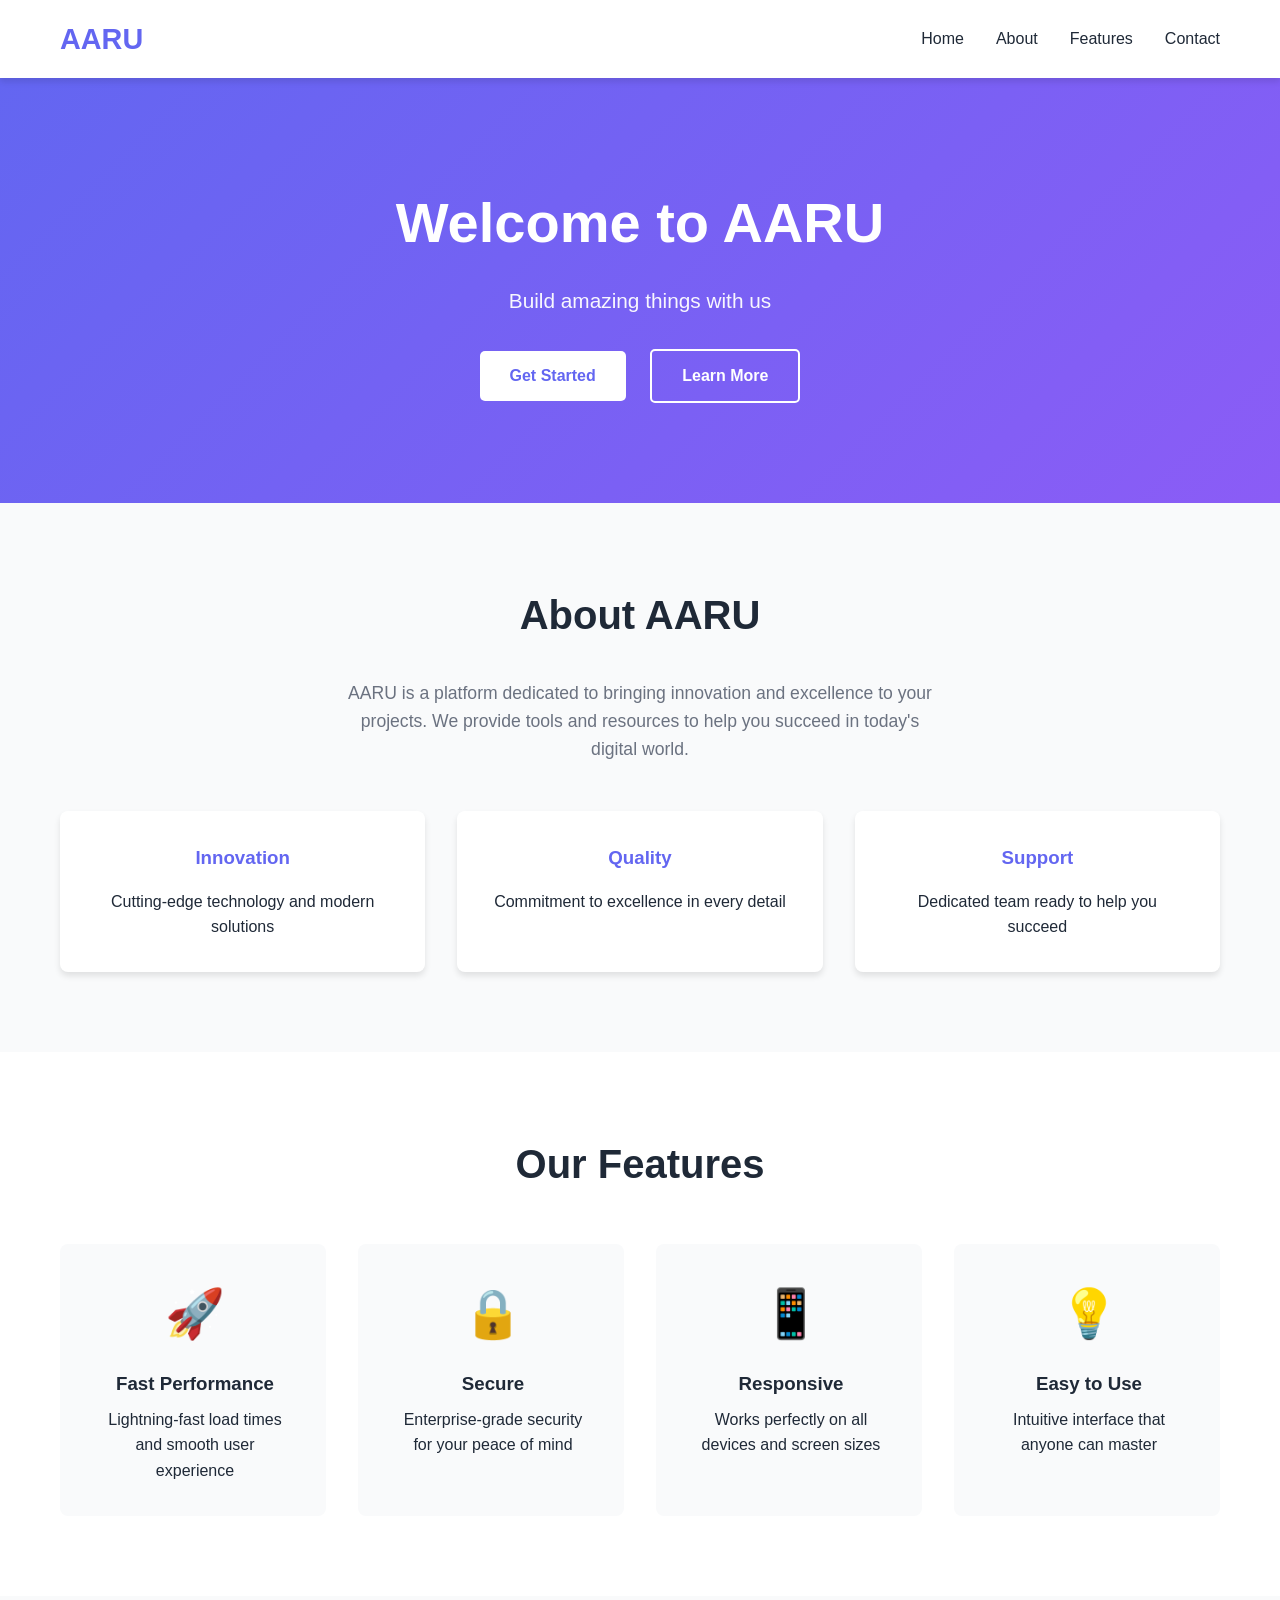
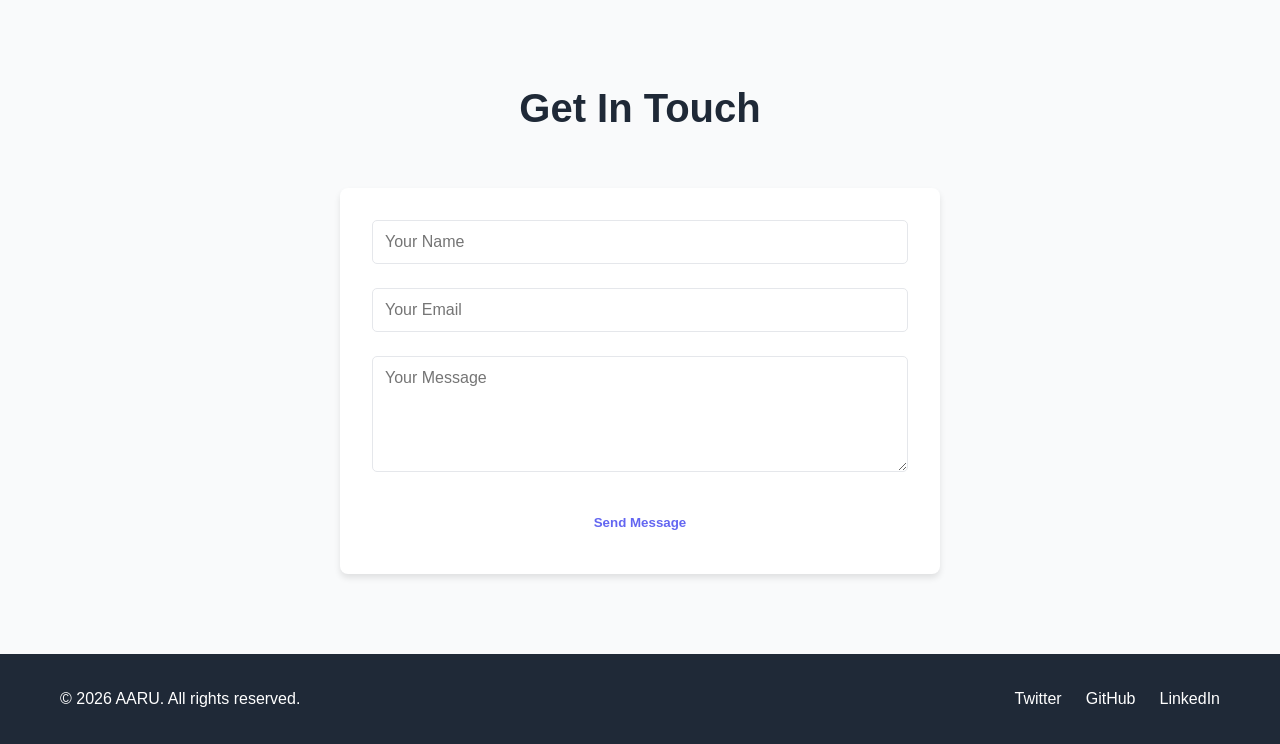
<file: index.html>
<!DOCTYPE html>
<html lang="en">
<head>
    <meta charset="UTF-8">
    <meta name="viewport" content="width=device-width, initial-scale=1.0">
    <title>AARU - Welcome</title>
    <link rel="stylesheet" href="styles.css">
</head>
<body>
    <!-- Navigation Bar -->
    <nav class="navbar">
        <div class="container">
            <div class="logo">AARU</div>
            <ul class="nav-links">
                <li><a href="#home">Home</a></li>
                <li><a href="#about">About</a></li>
                <li><a href="#features">Features</a></li>
                <li><a href="#contact">Contact</a></li>
            </ul>
            <div class="hamburger">
                <span></span>
                <span></span>
                <span></span>
            </div>
        </div>
    </nav>

    <!-- Hero Section -->
    <section id="home" class="hero">
        <div class="container">
            <div class="hero-content">
                <h1>Welcome to AARU</h1>
                <p>Build amazing things with us</p>
                <a href="#features" class="btn btn-primary">Get Started</a>
                <a href="#about" class="btn btn-secondary">Learn More</a>
            </div>
        </div>
    </section>

    <!-- About Section -->
    <section id="about" class="about">
        <div class="container">
            <h2>About AARU</h2>
            <p>AARU is a platform dedicated to bringing innovation and excellence to your projects. We provide tools and resources to help you succeed in today's digital world.</p>
            <div class="about-grid">
                <div class="about-card">
                    <h3>Innovation</h3>
                    <p>Cutting-edge technology and modern solutions</p>
                </div>
                <div class="about-card">
                    <h3>Quality</h3>
                    <p>Commitment to excellence in every detail</p>
                </div>
                <div class="about-card">
                    <h3>Support</h3>
                    <p>Dedicated team ready to help you succeed</p>
                </div>
            </div>
        </div>
    </section>

    <!-- Features Section -->
    <section id="features" class="features">
        <div class="container">
            <h2>Our Features</h2>
            <div class="features-grid">
                <div class="feature-card">
                    <div class="feature-icon">🚀</div>
                    <h3>Fast Performance</h3>
                    <p>Lightning-fast load times and smooth user experience</p>
                </div>
                <div class="feature-card">
                    <div class="feature-icon">🔒</div>
                    <h3>Secure</h3>
                    <p>Enterprise-grade security for your peace of mind</p>
                </div>
                <div class="feature-card">
                    <div class="feature-icon">📱</div>
                    <h3>Responsive</h3>
                    <p>Works perfectly on all devices and screen sizes</p>
                </div>
                <div class="feature-card">
                    <div class="feature-icon">💡</div>
                    <h3>Easy to Use</h3>
                    <p>Intuitive interface that anyone can master</p>
                </div>
            </div>
        </div>
    </section>

    <!-- Contact Section -->
    <section id="contact" class="contact">
        <div class="container">
            <h2>Get In Touch</h2>
            <form class="contact-form" id="contactForm">
                <div class="form-group">
                    <input type="text" placeholder="Your Name" required>
                </div>
                <div class="form-group">
                    <input type="email" placeholder="Your Email" required>
                </div>
                <div class="form-group">
                    <textarea placeholder="Your Message" rows="5" required></textarea>
                </div>
                <button type="submit" class="btn btn-primary">Send Message</button>
            </form>
        </div>
    </section>

    <!-- Footer -->
    <footer class="footer">
        <div class="container">
            <p>&copy; 2026 AARU. All rights reserved.</p>
            <div class="social-links">
                <a href="#">Twitter</a>
                <a href="#">GitHub</a>
                <a href="#">LinkedIn</a>
            </div>
        </div>
    </footer>

    <script src="script.js"></script>
</body>
</html>
</file>
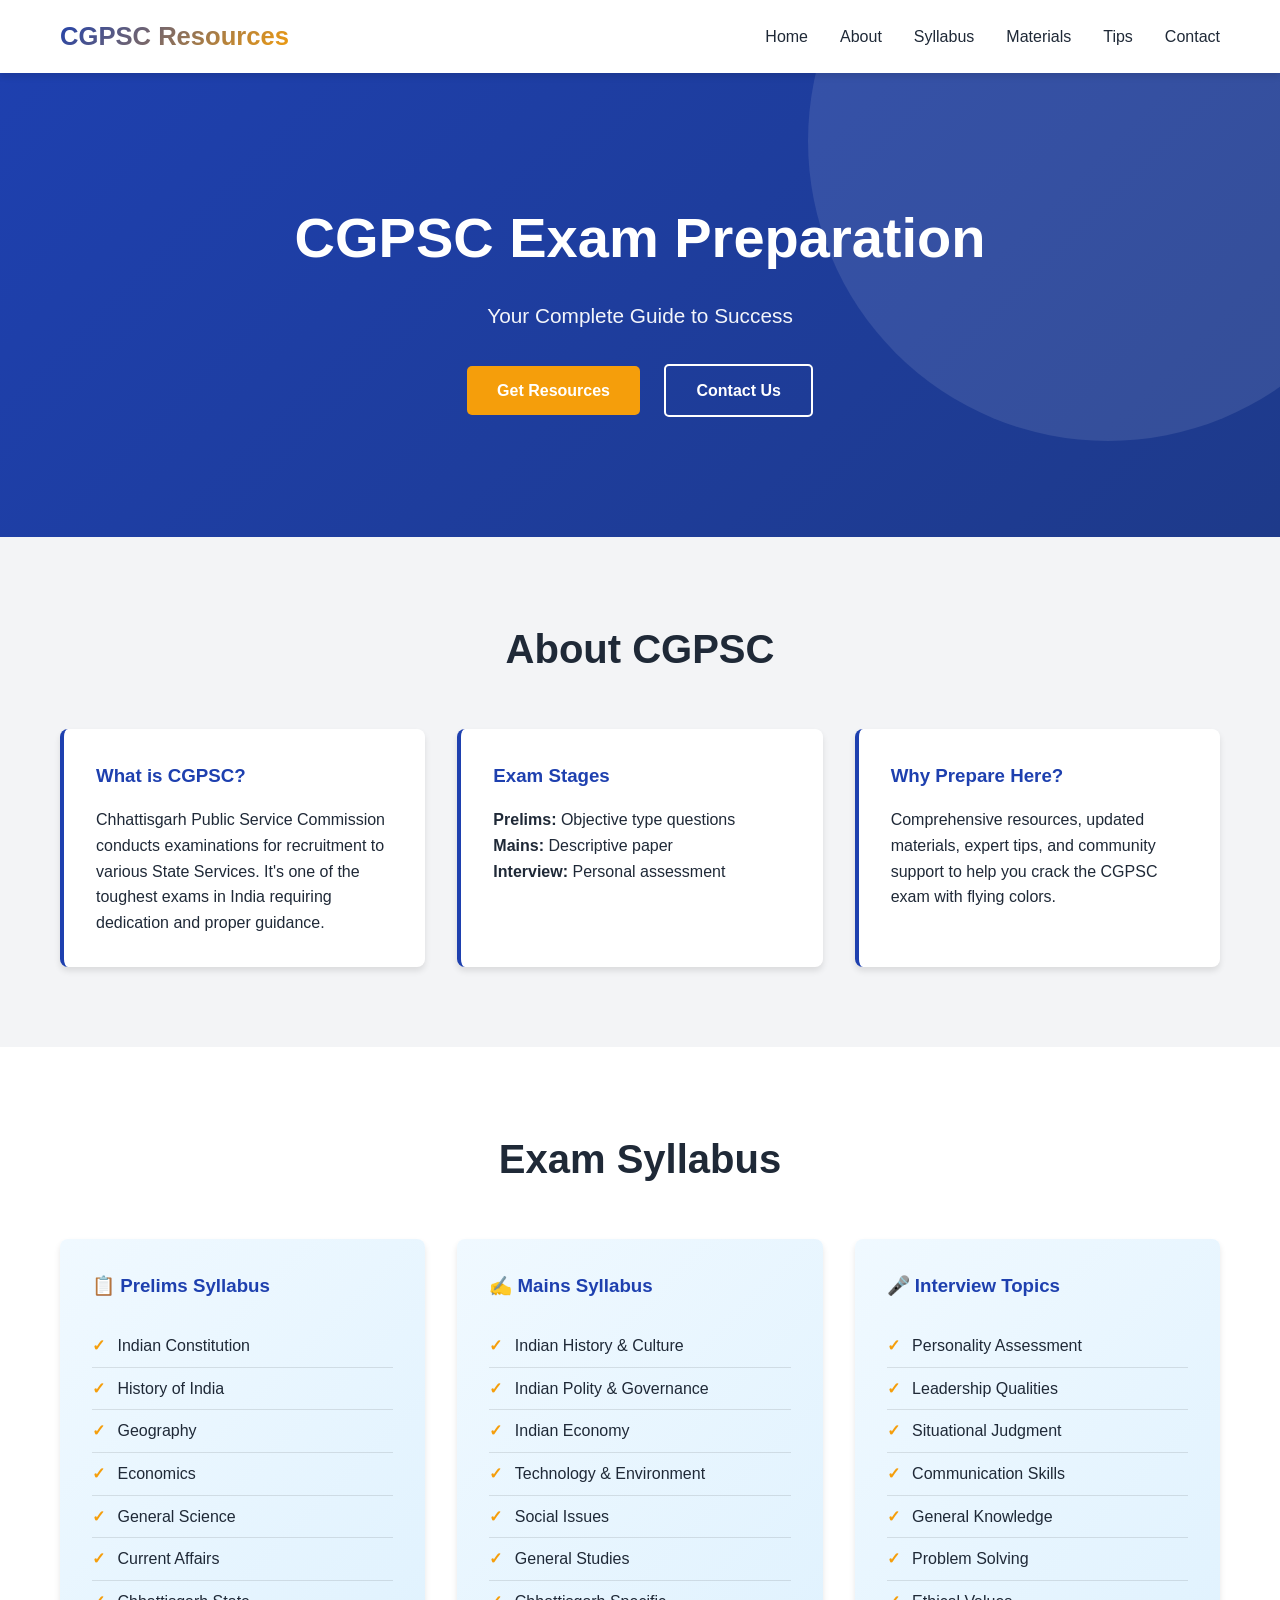
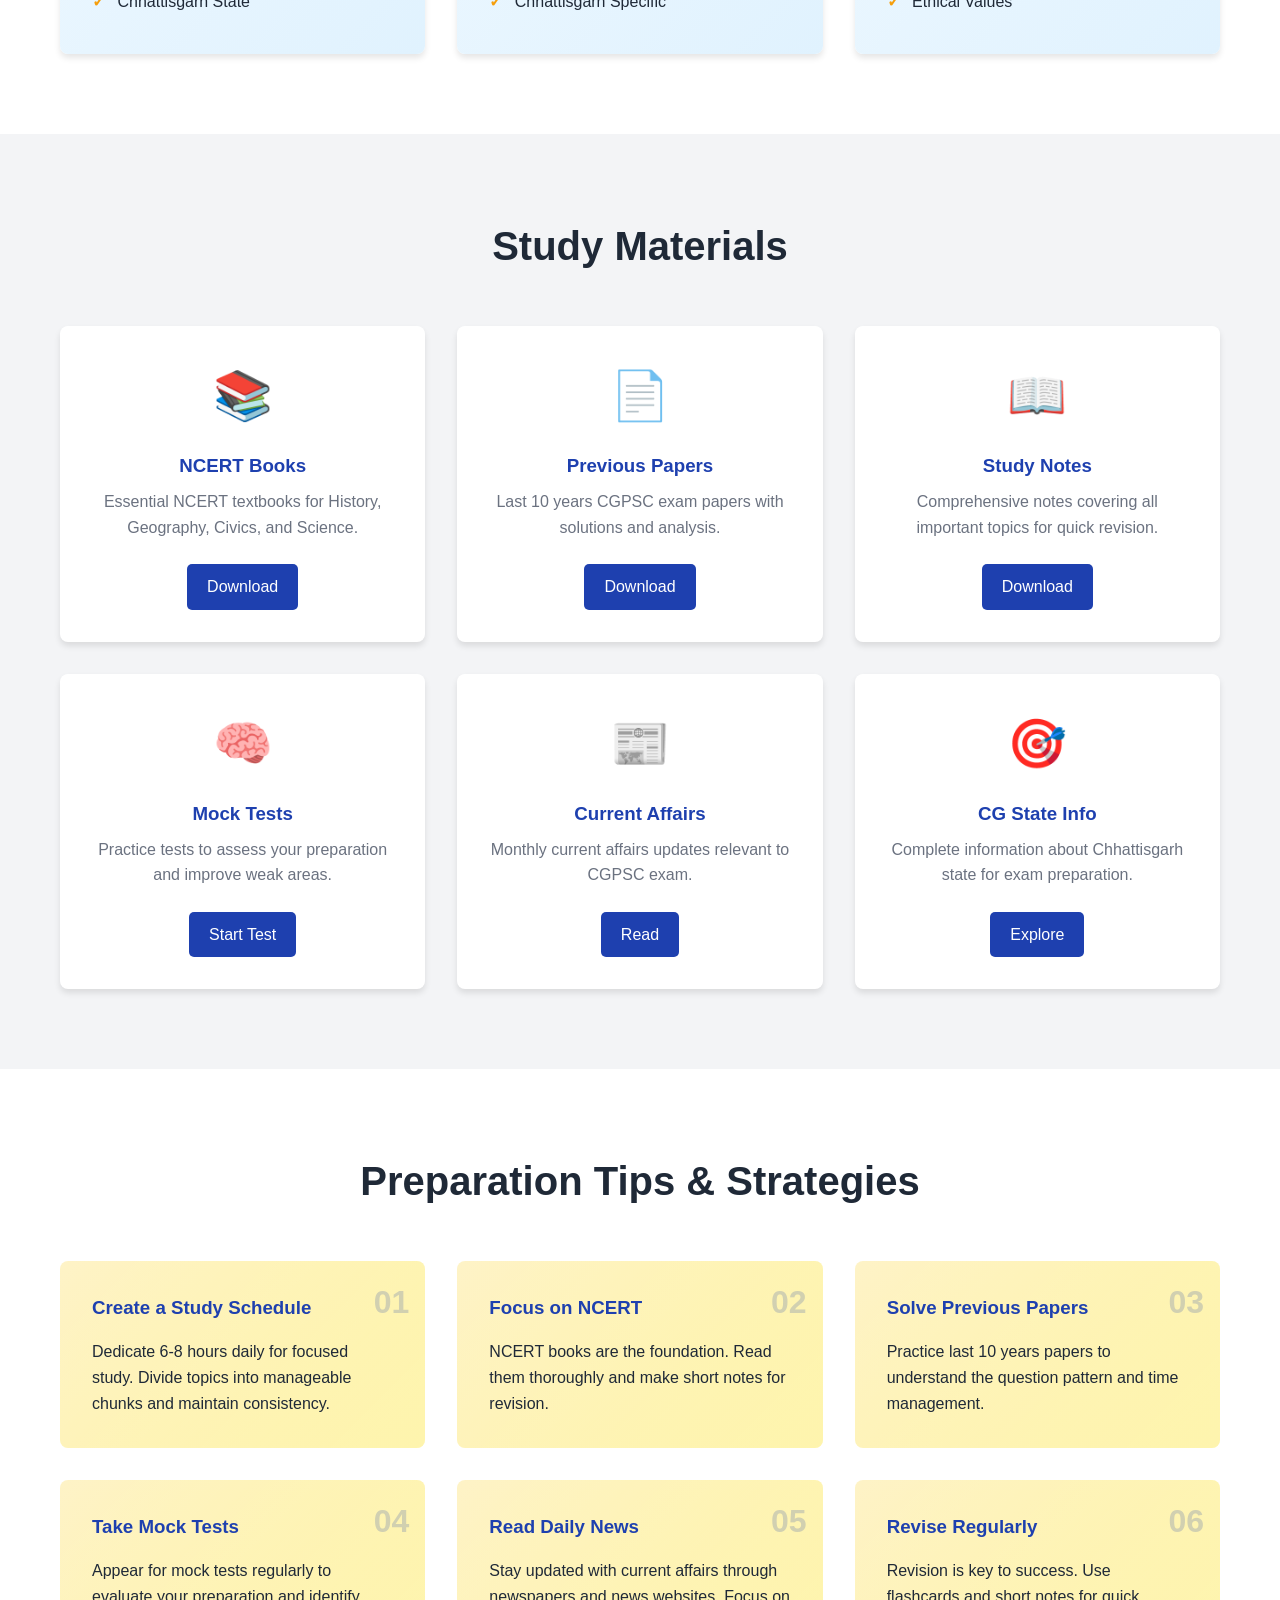
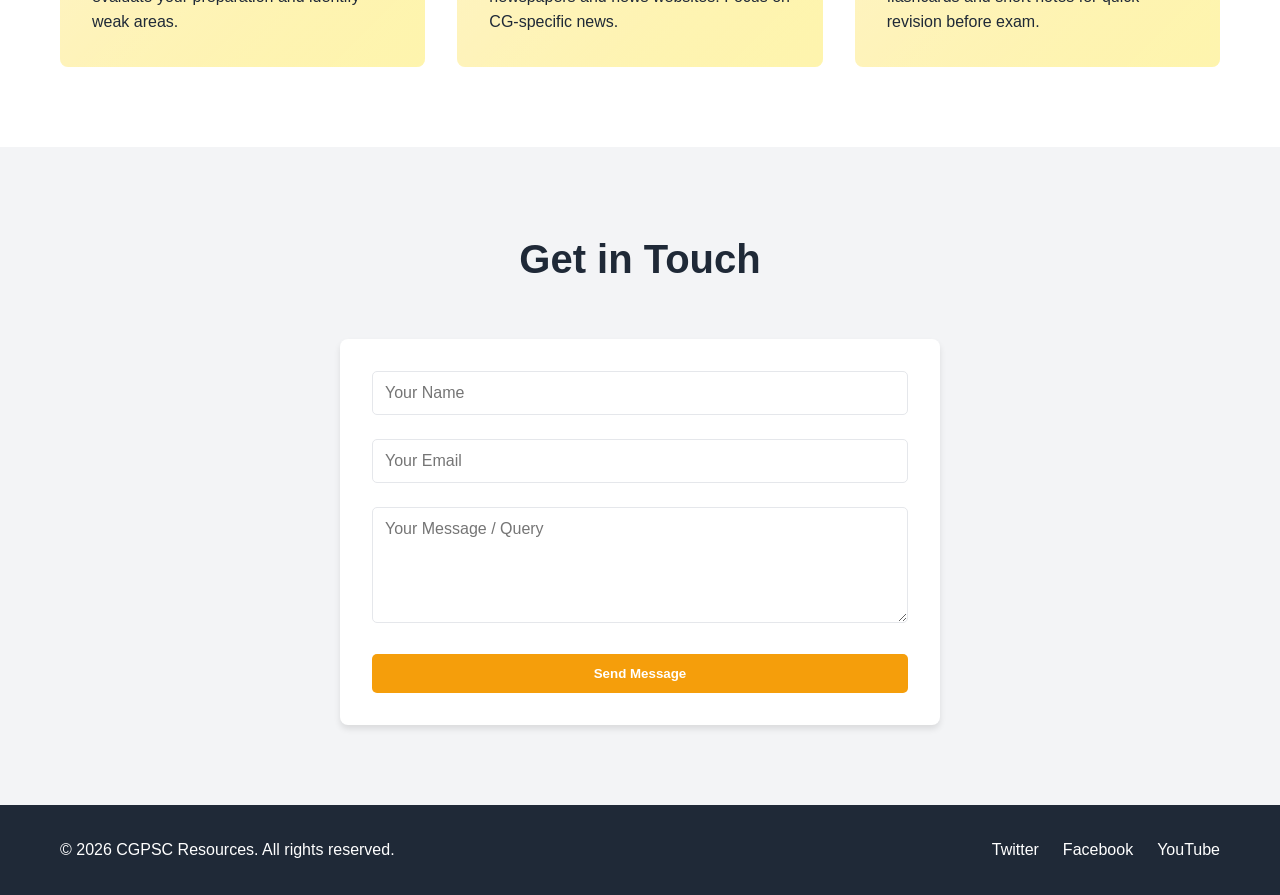
<file: cgpsc.html>
<!DOCTYPE html>
<html lang="en">
<head>
    <meta charset="UTF-8">
    <meta name="viewport" content="width=device-width, initial-scale=1.0">
    <title>CGPSC Resources - Study Guide & Preparation</title>
    <link rel="stylesheet" href="cgpsc-styles.css">
</head>
<body>
    <!-- Navigation Bar -->
    <nav class="navbar">
        <div class="container">
            <div class="logo">CGPSC Resources</div>
            <ul class="nav-links">
                <li><a href="#home">Home</a></li>
                <li><a href="#about">About</a></li>
                <li><a href="#syllabus">Syllabus</a></li>
                <li><a href="#materials">Materials</a></li>
                <li><a href="#tips">Tips</a></li>
                <li><a href="#contact">Contact</a></li>
            </ul>
            <div class="hamburger">
                <span></span>
                <span></span>
                <span></span>
            </div>
        </div>
    </nav>

    <!-- Hero Section -->
    <section id="home" class="hero">
        <div class="container">
            <div class="hero-content">
                <h1>CGPSC Exam Preparation</h1>
                <p>Your Complete Guide to Success</p>
                <a href="#materials" class="btn btn-primary">Get Resources</a>
                <a href="#contact" class="btn btn-secondary">Contact Us</a>
            </div>
        </div>
    </section>

    <!-- About Section -->
    <section id="about" class="about">
        <div class="container">
            <h2>About CGPSC</h2>
            <div class="about-grid">
                <div class="about-card">
                    <h3>What is CGPSC?</h3>
                    <p>Chhattisgarh Public Service Commission conducts examinations for recruitment to various State Services. It's one of the toughest exams in India requiring dedication and proper guidance.</p>
                </div>
                <div class="about-card">
                    <h3>Exam Stages</h3>
                    <p><strong>Prelims:</strong> Objective type questions<br>
                    <strong>Mains:</strong> Descriptive paper<br>
                    <strong>Interview:</strong> Personal assessment</p>
                </div>
                <div class="about-card">
                    <h3>Why Prepare Here?</h3>
                    <p>Comprehensive resources, updated materials, expert tips, and community support to help you crack the CGPSC exam with flying colors.</p>
                </div>
            </div>
        </div>
    </section>

    <!-- Syllabus Section -->
    <section id="syllabus" class="syllabus">
        <div class="container">
            <h2>Exam Syllabus</h2>
            <div class="syllabus-grid">
                <div class="syllabus-card">
                    <h3>📋 Prelims Syllabus</h3>
                    <ul>
                        <li>Indian Constitution</li>
                        <li>History of India</li>
                        <li>Geography</li>
                        <li>Economics</li>
                        <li>General Science</li>
                        <li>Current Affairs</li>
                        <li>Chhattisgarh State</li>
                    </ul>
                </div>
                <div class="syllabus-card">
                    <h3>✍️ Mains Syllabus</h3>
                    <ul>
                        <li>Indian History & Culture</li>
                        <li>Indian Polity & Governance</li>
                        <li>Indian Economy</li>
                        <li>Technology & Environment</li>
                        <li>Social Issues</li>
                        <li>General Studies</li>
                        <li>Chhattisgarh Specific</li>
                    </ul>
                </div>
                <div class="syllabus-card">
                    <h3>🎤 Interview Topics</h3>
                    <ul>
                        <li>Personality Assessment</li>
                        <li>Leadership Qualities</li>
                        <li>Situational Judgment</li>
                        <li>Communication Skills</li>
                        <li>General Knowledge</li>
                        <li>Problem Solving</li>
                        <li>Ethical Values</li>
                    </ul>
                </div>
            </div>
        </div>
    </section>

    <!-- Study Materials Section -->
    <section id="materials" class="materials">
        <div class="container">
            <h2>Study Materials</h2>
            <div class="materials-grid">
                <div class="material-card">
                    <div class="material-icon">📚</div>
                    <h3>NCERT Books</h3>
                    <p>Essential NCERT textbooks for History, Geography, Civics, and Science.</p>
                    <a href="#" class="material-btn">Download</a>
                </div>
                <div class="material-card">
                    <div class="material-icon">📄</div>
                    <h3>Previous Papers</h3>
                    <p>Last 10 years CGPSC exam papers with solutions and analysis.</p>
                    <a href="#" class="material-btn">Download</a>
                </div>
                <div class="material-card">
                    <div class="material-icon">📖</div>
                    <h3>Study Notes</h3>
                    <p>Comprehensive notes covering all important topics for quick revision.</p>
                    <a href="#" class="material-btn">Download</a>
                </div>
                <div class="material-card">
                    <div class="material-icon">🧠</div>
                    <h3>Mock Tests</h3>
                    <p>Practice tests to assess your preparation and improve weak areas.</p>
                    <a href="#" class="material-btn">Start Test</a>
                </div>
                <div class="material-card">
                    <div class="material-icon">📰</div>
                    <h3>Current Affairs</h3>
                    <p>Monthly current affairs updates relevant to CGPSC exam.</p>
                    <a href="#" class="material-btn">Read</a>
                </div>
                <div class="material-card">
                    <div class="material-icon">🎯</div>
                    <h3>CG State Info</h3>
                    <p>Complete information about Chhattisgarh state for exam preparation.</p>
                    <a href="#" class="material-btn">Explore</a>
                </div>
            </div>
        </div>
    </section>

    <!-- Preparation Tips Section -->
    <section id="tips" class="tips">
        <div class="container">
            <h2>Preparation Tips & Strategies</h2>
            <div class="tips-grid">
                <div class="tip-card">
                    <div class="tip-number">01</div>
                    <h3>Create a Study Schedule</h3>
                    <p>Dedicate 6-8 hours daily for focused study. Divide topics into manageable chunks and maintain consistency.</p>
                </div>
                <div class="tip-card">
                    <div class="tip-number">02</div>
                    <h3>Focus on NCERT</h3>
                    <p>NCERT books are the foundation. Read them thoroughly and make short notes for revision.</p>
                </div>
                <div class="tip-card">
                    <div class="tip-number">03</div>
                    <h3>Solve Previous Papers</h3>
                    <p>Practice last 10 years papers to understand the question pattern and time management.</p>
                </div>
                <div class="tip-card">
                    <div class="tip-number">04</div>
                    <h3>Take Mock Tests</h3>
                    <p>Appear for mock tests regularly to evaluate your preparation and identify weak areas.</p>
                </div>
                <div class="tip-card">
                    <div class="tip-number">05</div>
                    <h3>Read Daily News</h3>
                    <p>Stay updated with current affairs through newspapers and news websites. Focus on CG-specific news.</p>
                </div>
                <div class="tip-card">
                    <div class="tip-number">06</div>
                    <h3>Revise Regularly</h3>
                    <p>Revision is key to success. Use flashcards and short notes for quick revision before exam.</p>
                </div>
            </div>
        </div>
    </section>

    <!-- Contact Section -->
    <section id="contact" class="contact">
        <div class="container">
            <h2>Get in Touch</h2>
            <form class="contact-form" id="contactForm">
                <div class="form-group">
                    <input type="text" placeholder="Your Name" required>
                </div>
                <div class="form-group">
                    <input type="email" placeholder="Your Email" required>
                </div>
                <div class="form-group">
                    <textarea placeholder="Your Message / Query" rows="5" required></textarea>
                </div>
                <button type="submit" class="btn btn-primary">Send Message</button>
            </form>
        </div>
    </section>

    <!-- Footer -->
    <footer class="footer">
        <div class="container">
            <p>&copy; 2026 CGPSC Resources. All rights reserved.</p>
            <div class="social-links">
                <a href="https://twitter.com" target="_blank">Twitter</a>
                <a href="https://facebook.com" target="_blank">Facebook</a>
                <a href="https://youtube.com" target="_blank">YouTube</a>
            </div>
        </div>
    </footer>

    <script src="cgpsc-script.js"></script>
</body>
</html>
</file>
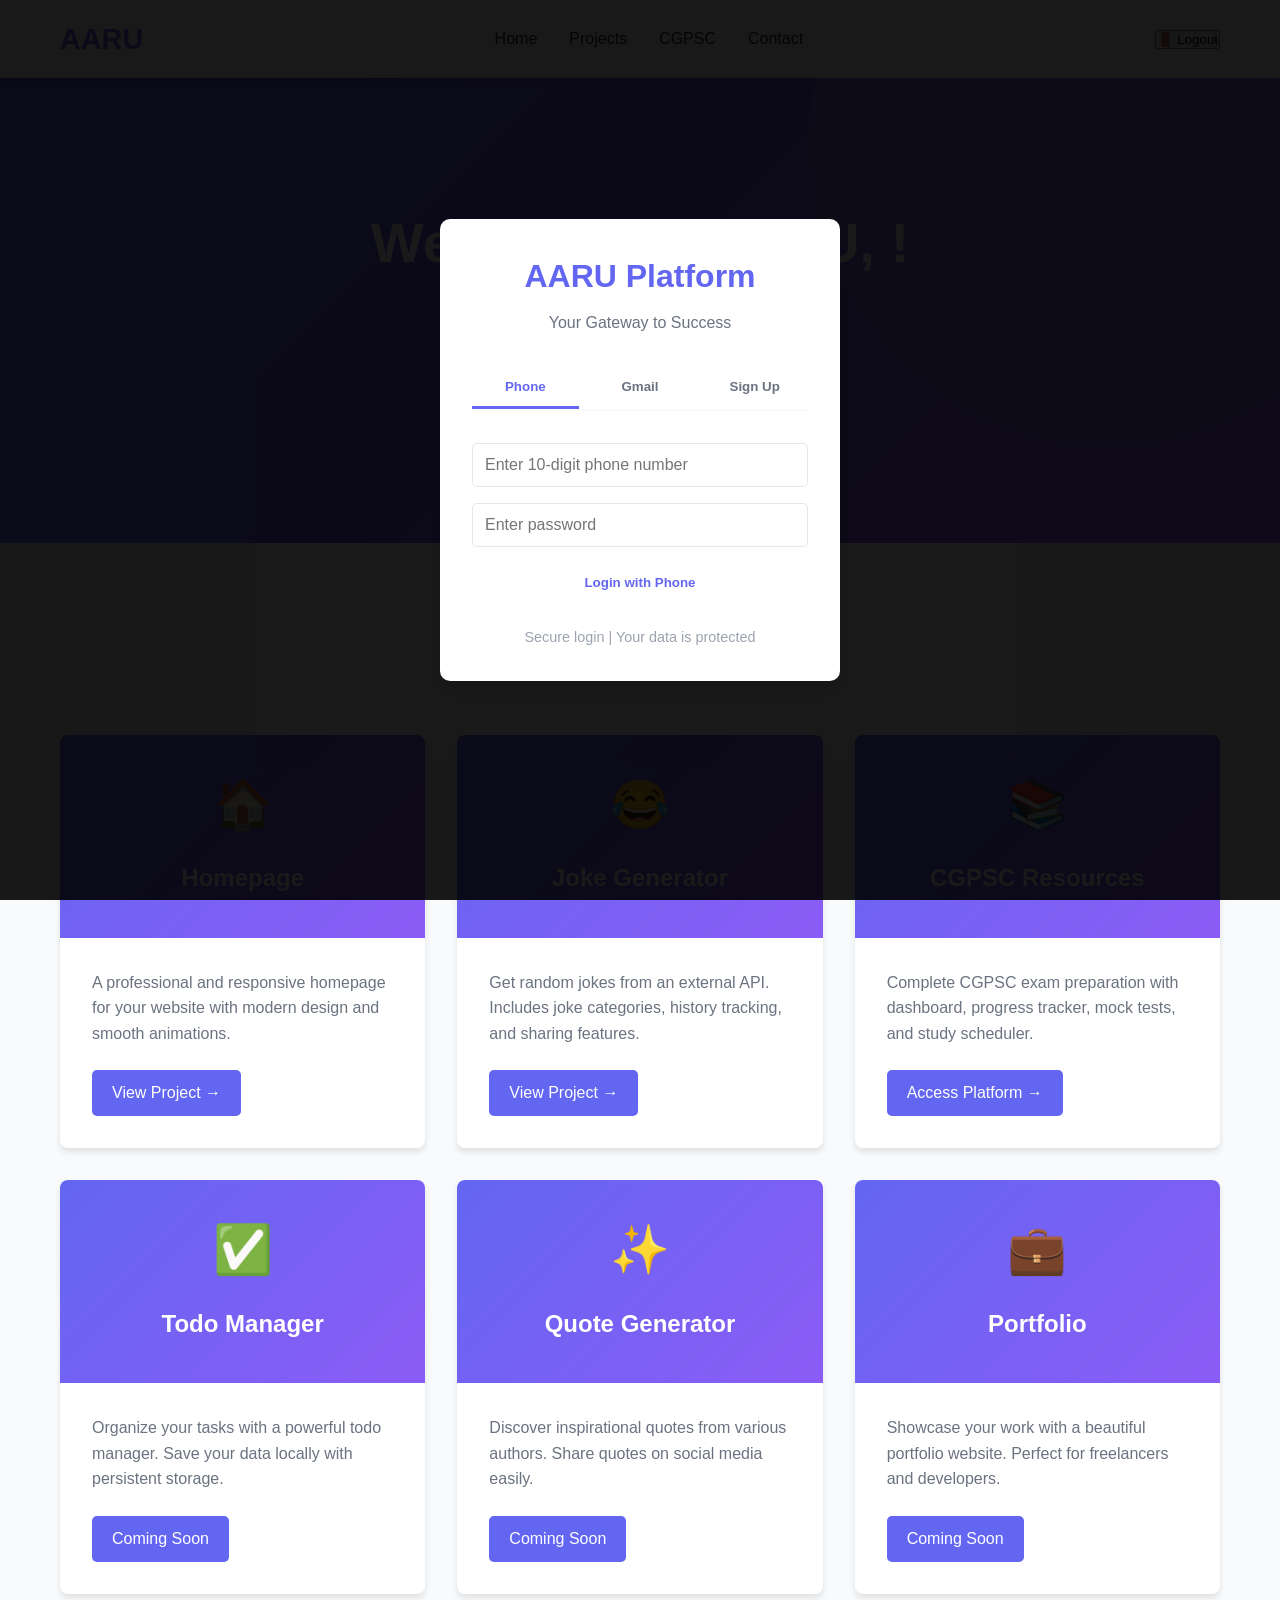
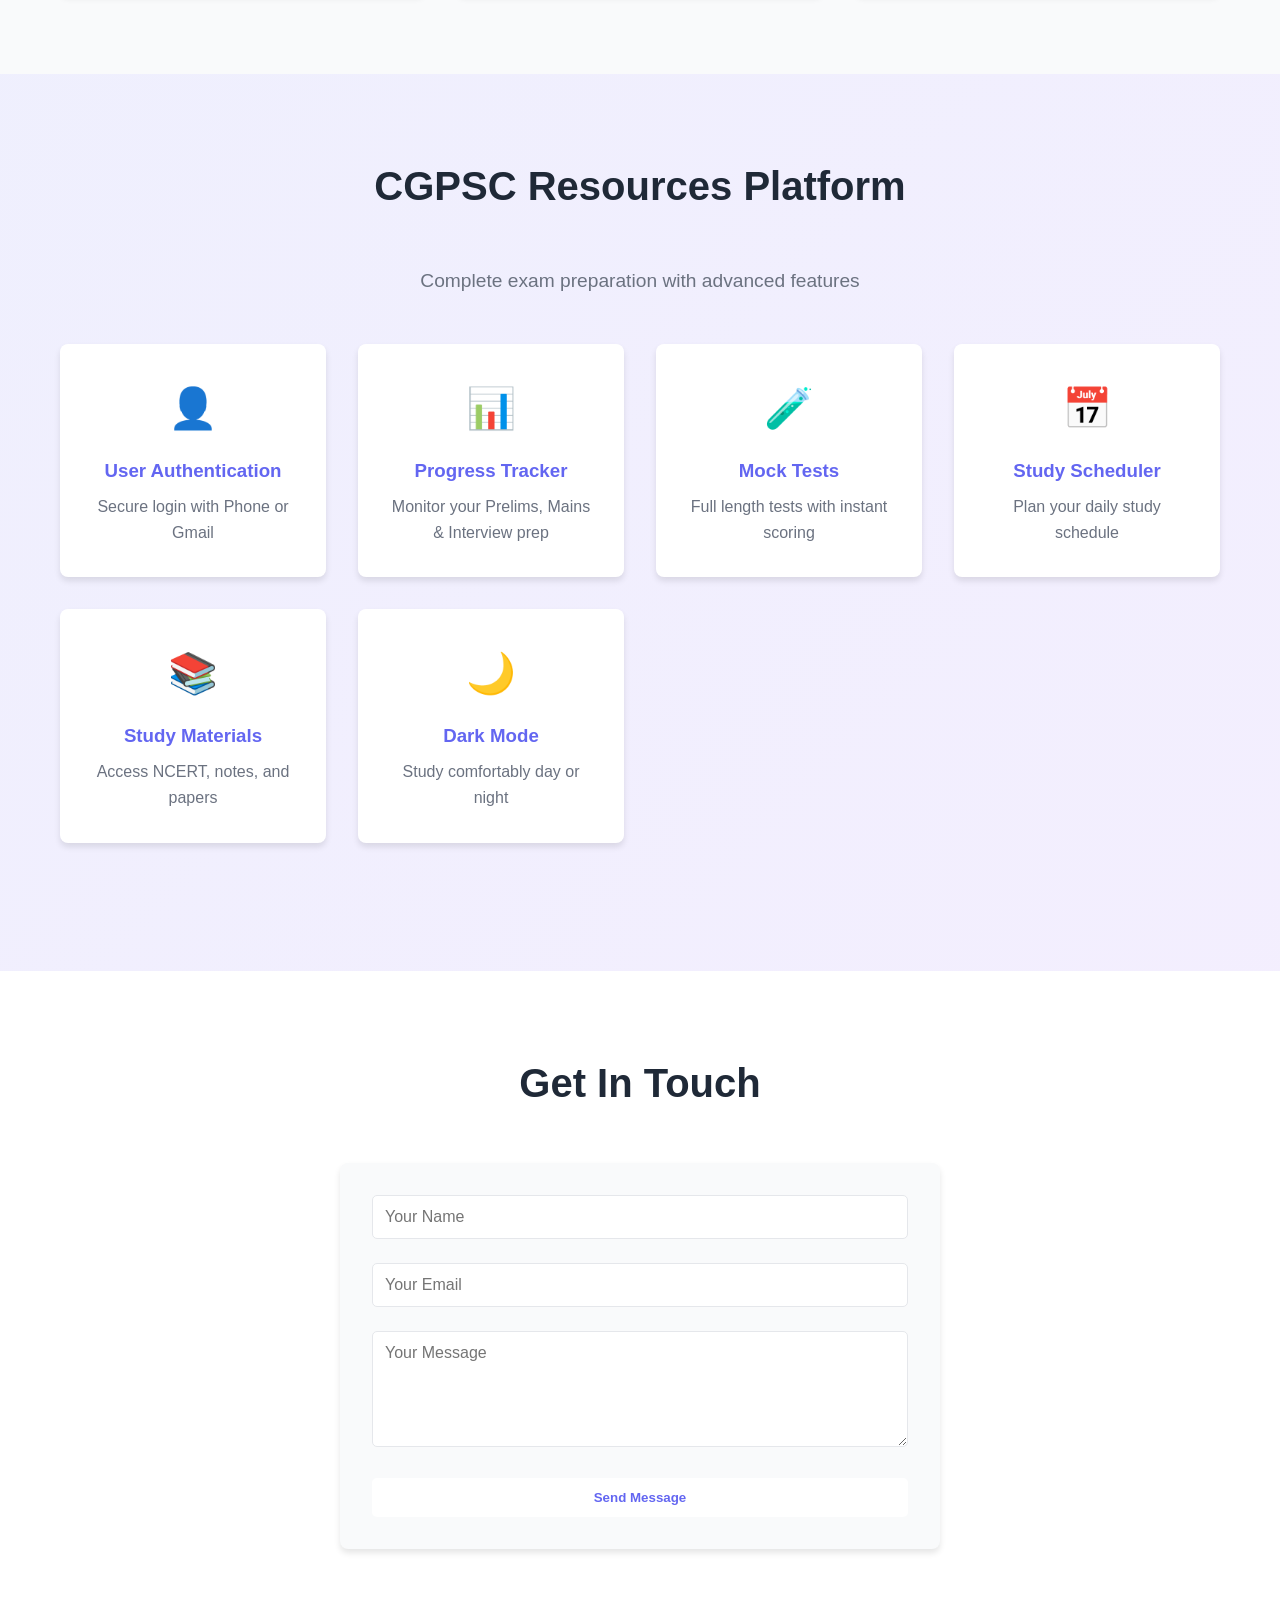
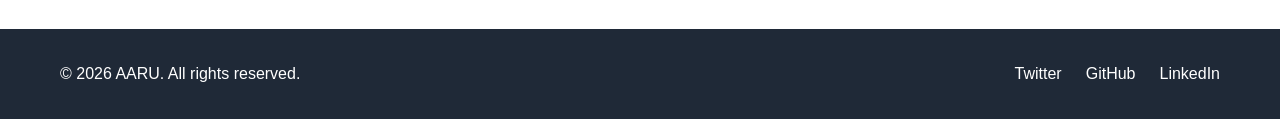
<file: home.html>
<!DOCTYPE html>
<html lang="en">
<head>
    <meta charset="UTF-8">
    <meta name="viewport" content="width=device-width, initial-scale=1.0">
    <title>AARU - Welcome</title>
    <link rel="stylesheet" href="home-styles.css">
</head>
<body>
    <!-- Login Modal - SHOWS FIRST -->
    <div id="loginModal" class="modal active">
        <div class="modal-content login-container">
            <div class="login-header">
                <h1>AARU Platform</h1>
                <p>Your Gateway to Success</p>
            </div>
            
            <div class="login-tabs">
                <button class="tab-btn active" data-tab="phone">Phone</button>
                <button class="tab-btn" data-tab="gmail">Gmail</button>
                <button class="tab-btn" data-tab="signup">Sign Up</button>
            </div>

            <!-- Phone Login -->
            <div id="phone" class="tab-content active">
                <form id="phoneLoginForm">
                    <input type="tel" id="phoneInput" placeholder="Enter 10-digit phone number" maxlength="10" required>
                    <input type="password" id="phonePass" placeholder="Enter password" required>
                    <button type="submit" class="btn btn-primary">Login with Phone</button>
                </form>
            </div>

            <!-- Gmail Login -->
            <div id="gmail" class="tab-content">
                <form id="gmailLoginForm">
                    <input type="email" id="gmailInput" placeholder="Enter your Gmail" required>
                    <input type="password" id="gmailPass" placeholder="Enter password" required>
                    <button type="submit" class="btn btn-primary">Login with Gmail</button>
                </form>
            </div>

            <!-- Sign Up -->
            <div id="signup" class="tab-content">
                <form id="signupForm">
                    <input type="text" id="signupName" placeholder="Full Name" required>
                    <input type="tel" id="signupPhone" placeholder="Phone Number (10 digits)" maxlength="10" required>
                    <input type="email" id="signupEmail" placeholder="Gmail Address" required>
                    <input type="password" id="signupPass" placeholder="Create Password" required>
                    <input type="password" id="signupPassConfirm" placeholder="Confirm Password" required>
                    <button type="submit" class="btn btn-primary">Create Account</button>
                </form>
            </div>

            <p class="login-footer">Secure login | Your data is protected</p>
        </div>
    </div>

    <!-- Main Website Content - HIDDEN UNTIL LOGIN -->
    <div id="mainContent" class="hidden">
        <!-- Navigation Bar -->
        <nav class="navbar">
            <div class="container">
                <div class="logo">AARU</div>
                <ul class="nav-links">
                    <li><a href="#home">Home</a></li>
                    <li><a href="#projects">Projects</a></li>
                    <li><a href="#cgpsc">CGPSC</a></li>
                    <li><a href="#contact">Contact</a></li>
                </ul>
                <div class="navbar-right">
                    <button id="logoutBtn" class="logout-btn">🚪 Logout</button>
                </div>
                <div class="hamburger">
                    <span></span>
                    <span></span>
                    <span></span>
                </div>
            </div>
        </nav>

        <!-- Hero Section -->
        <section id="home" class="hero">
            <div class="container">
                <div class="hero-content">
                    <h1>Welcome to AARU, <span id="userGreeting"></span>!</h1>
                    <p>Explore amazing projects and tools</p>
                    <a href="#projects" class="btn btn-primary">View Projects</a>
                    <a href="#cgpsc" class="btn btn-secondary">CGPSC Platform</a>
                </div>
            </div>
        </section>

        <!-- Projects Section -->
        <section id="projects" class="projects">
            <div class="container">
                <h2 class="section-title">Our Projects</h2>
                <div class="projects-grid">
                    <!-- Project 1: Homepage -->
                    <div class="project-card">
                        <div class="project-header">
                            <div class="project-icon">🏠</div>
                            <h3>Homepage</h3>
                        </div>
                        <div class="project-body">
                            <p>A professional and responsive homepage for your website with modern design and smooth animations.</p>
                            <a href="index.html" class="project-btn">View Project →</a>
                        </div>
                    </div>

                    <!-- Project 2: Joke Generator -->
                    <div class="project-card">
                        <div class="project-header">
                            <div class="project-icon">😂</div>
                            <h3>Joke Generator</h3>
                        </div>
                        <div class="project-body">
                            <p>Get random jokes from an external API. Includes joke categories, history tracking, and sharing features.</p>
                            <a href="joke-generator.html" class="project-btn">View Project →</a>
                        </div>
                    </div>

                    <!-- Project 3: CGPSC Resources -->
                    <div class="project-card">
                        <div class="project-header">
                            <div class="project-icon">📚</div>
                            <h3>CGPSC Resources</h3>
                        </div>
                        <div class="project-body">
                            <p>Complete CGPSC exam preparation with dashboard, progress tracker, mock tests, and study scheduler.</p>
                            <a href="#cgpsc" class="project-btn">Access Platform →</a>
                        </div>
                    </div>

                    <!-- Project 4: Todo Manager -->
                    <div class="project-card">
                        <div class="project-header">
                            <div class="project-icon">✅</div>
                            <h3>Todo Manager</h3>
                        </div>
                        <div class="project-body">
                            <p>Organize your tasks with a powerful todo manager. Save your data locally with persistent storage.</p>
                            <a href="todo-app.html" class="project-btn">Coming Soon</a>
                        </div>
                    </div>

                    <!-- Project 5: Quote Generator -->
                    <div class="project-card">
                        <div class="project-header">
                            <div class="project-icon">✨</div>
                            <h3>Quote Generator</h3>
                        </div>
                        <div class="project-body">
                            <p>Discover inspirational quotes from various authors. Share quotes on social media easily.</p>
                            <a href="quote-generator.html" class="project-btn">Coming Soon</a>
                        </div>
                    </div>

                    <!-- Project 6: Portfolio -->
                    <div class="project-card">
                        <div class="project-header">
                            <div class="project-icon">💼</div>
                            <h3>Portfolio</h3>
                        </div>
                        <div class="project-body">
                            <p>Showcase your work with a beautiful portfolio website. Perfect for freelancers and developers.</p>
                            <a href="portfolio.html" class="project-btn">Coming Soon</a>
                        </div>
                    </div>
                </div>
            </div>
        </section>

        <!-- CGPSC Section -->
        <section id="cgpsc" class="cgpsc-section">
            <div class="container">
                <h2 class="section-title">CGPSC Resources Platform</h2>
                <p class="cgpsc-intro">Complete exam preparation with advanced features</p>
                
                <div class="cgpsc-features">
                    <div class="cgpsc-feature">
                        <div class="feature-icon">👤</div>
                        <h3>User Authentication</h3>
                        <p>Secure login with Phone or Gmail</p>
                    </div>
                    <div class="cgpsc-feature">
                        <div class="feature-icon">📊</div>
                        <h3>Progress Tracker</h3>
                        <p>Monitor your Prelims, Mains & Interview prep</p>
                    </div>
                    <div class="cgpsc-feature">
                        <div class="feature-icon">🧪</div>
                        <h3>Mock Tests</h3>
                        <p>Full length tests with instant scoring</p>
                    </div>
                    <div class="cgpsc-feature">
                        <div class="feature-icon">📅</div>
                        <h3>Study Scheduler</h3>
                        <p>Plan your daily study schedule</p>
                    </div>
                    <div class="cgpsc-feature">
                        <div class="feature-icon">📚</div>
                        <h3>Study Materials</h3>
                        <p>Access NCERT, notes, and papers</p>
                    </div>
                    <div class="cgpsc-feature">
                        <div class="feature-icon">🌙</div>
                        <h3>Dark Mode</h3>
                        <p>Study comfortably day or night</p>
                    </div>
                </div>
            </div>
        </section>

        <!-- Contact Section -->
        <section id="contact" class="contact">
            <div class="container">
                <h2>Get In Touch</h2>
                <form class="contact-form" id="contactForm">
                    <div class="form-group">
                        <input type="text" placeholder="Your Name" required>
                    </div>
                    <div class="form-group">
                        <input type="email" placeholder="Your Email" required>
                    </div>
                    <div class="form-group">
                        <textarea placeholder="Your Message" rows="5" required></textarea>
                    </div>
                    <button type="submit" class="btn btn-primary">Send Message</button>
                </form>
            </div>
        </section>

        <!-- Footer -->
        <footer class="footer">
            <div class="container">
                <p>&copy; 2026 AARU. All rights reserved.</p>
                <div class="social-links">
                    <a href="https://twitter.com" target="_blank">Twitter</a>
                    <a href="https://github.com/aaru-sahu" target="_blank">GitHub</a>
                    <a href="https://linkedin.com" target="_blank">LinkedIn</a>
                </div>
            </div>
        </footer>
    </div>

    <script src="home-script.js"></script>
</body>
</html>
</file>
<file: styles.css>
* {
    margin: 0;
    padding: 0;
    box-sizing: border-box;
}

:root {
    --primary-color: #6366f1;
    --secondary-color: #8b5cf6;
    --text-color: #1f2937;
    --light-bg: #f9fafb;
    --white: #ffffff;
    --shadow: 0 4px 6px rgba(0, 0, 0, 0.1);
    --transition: all 0.3s ease;
}

html {
    scroll-behavior: smooth;
}

body {
    font-family: 'Segoe UI', Tahoma, Geneva, Verdana, sans-serif;
    color: var(--text-color);
    line-height: 1.6;
    background-color: var(--white);
}

.container {
    max-width: 1200px;
    margin: 0 auto;
    padding: 0 20px;
}

/* Navigation Bar */
.navbar {
    background-color: var(--white);
    box-shadow: var(--shadow);
    position: sticky;
    top: 0;
    z-index: 1000;
}

.navbar .container {
    display: flex;
    justify-content: space-between;
    align-items: center;
    padding: 1rem 20px;
}

.logo {
    font-size: 1.8rem;
    font-weight: bold;
    color: var(--primary-color);
}

.nav-links {
    display: flex;
    list-style: none;
    gap: 2rem;
}

.nav-links a {
    text-decoration: none;
    color: var(--text-color);
    transition: var(--transition);
    font-weight: 500;
}

.nav-links a:hover {
    color: var(--primary-color);
}

.hamburger {
    display: none;
    flex-direction: column;
    cursor: pointer;
}

.hamburger span {
    width: 25px;
    height: 3px;
    background-color: var(--text-color);
    margin: 5px 0;
    transition: var(--transition);
}

/* Hero Section */
.hero {
    background: linear-gradient(135deg, var(--primary-color), var(--secondary-color));
    color: var(--white);
    padding: 100px 0;
    text-align: center;
}

.hero-content h1 {
    font-size: 3.5rem;
    margin-bottom: 1rem;
    animation: fadeInUp 0.8s ease;
}

.hero-content p {
    font-size: 1.3rem;
    margin-bottom: 2rem;
    opacity: 0.95;
    animation: fadeInUp 0.8s ease 0.2s backwards;
}

.btn {
    display: inline-block;
    padding: 12px 30px;
    border-radius: 5px;
    text-decoration: none;
    font-weight: 600;
    transition: var(--transition);
    border: none;
    cursor: pointer;
    margin: 0 10px;
}

.btn-primary {
    background-color: var(--white);
    color: var(--primary-color);
}

.btn-primary:hover {
    transform: translateY(-3px);
    box-shadow: 0 10px 20px rgba(0, 0, 0, 0.2);
}

.btn-secondary {
    background-color: transparent;
    color: var(--white);
    border: 2px solid var(--white);
}

.btn-secondary:hover {
    background-color: var(--white);
    color: var(--primary-color);
}

/* About Section */
.about {
    padding: 80px 0;
    background-color: var(--light-bg);
}

.about h2 {
    font-size: 2.5rem;
    text-align: center;
    margin-bottom: 2rem;
    color: var(--text-color);
}

.about > .container > p {
    text-align: center;
    max-width: 600px;
    margin: 0 auto 3rem;
    font-size: 1.1rem;
    color: #6b7280;
}

.about-grid {
    display: grid;
    grid-template-columns: repeat(auto-fit, minmax(250px, 1fr));
    gap: 2rem;
    margin-top: 3rem;
}

.about-card {
    background-color: var(--white);
    padding: 2rem;
    border-radius: 8px;
    box-shadow: var(--shadow);
    text-align: center;
    transition: var(--transition);
}

.about-card:hover {
    transform: translateY(-5px);
    box-shadow: 0 15px 30px rgba(0, 0, 0, 0.15);
}

.about-card h3 {
    color: var(--primary-color);
    margin-bottom: 1rem;
}

/* Features Section */
.features {
    padding: 80px 0;
    background-color: var(--white);
}

.features h2 {
    font-size: 2.5rem;
    text-align: center;
    margin-bottom: 3rem;
    color: var(--text-color);
}

.features-grid {
    display: grid;
    grid-template-columns: repeat(auto-fit, minmax(250px, 1fr));
    gap: 2rem;
}

.feature-card {
    background-color: var(--light-bg);
    padding: 2rem;
    border-radius: 8px;
    text-align: center;
    transition: var(--transition);
    border-left: 4px solid transparent;
}

.feature-card:hover {
    border-left-color: var(--primary-color);
    transform: translateY(-5px);
}

.feature-icon {
    font-size: 3rem;
    margin-bottom: 1rem;
}

.feature-card h3 {
    color: var(--text-color);
    margin-bottom: 0.5rem;
}

/* Contact Section */
.contact {
    padding: 80px 0;
    background-color: var(--light-bg);
}

.contact h2 {
    font-size: 2.5rem;
    text-align: center;
    margin-bottom: 3rem;
    color: var(--text-color);
}

.contact-form {
    max-width: 600px;
    margin: 0 auto;
    background-color: var(--white);
    padding: 2rem;
    border-radius: 8px;
    box-shadow: var(--shadow);
}

.form-group {
    margin-bottom: 1.5rem;
}

.form-group input,
.form-group textarea {
    width: 100%;
    padding: 12px;
    border: 1px solid #e5e7eb;
    border-radius: 5px;
    font-family: inherit;
    font-size: 1rem;
    transition: var(--transition);
}

.form-group input:focus,
.form-group textarea:focus {
    outline: none;
    border-color: var(--primary-color);
    box-shadow: 0 0 0 3px rgba(99, 102, 241, 0.1);
}

.contact-form .btn {
    width: 100%;
    margin: 0;
}

/* Footer */
.footer {
    background-color: var(--text-color);
    color: var(--white);
    padding: 2rem 0;
    text-align: center;
}

.footer .container {
    display: flex;
    justify-content: space-between;
    align-items: center;
}

.social-links {
    display: flex;
    gap: 1.5rem;
}

.social-links a {
    color: var(--white);
    text-decoration: none;
    transition: var(--transition);
}

.social-links a:hover {
    color: var(--primary-color);
}

/* Animations */
@keyframes fadeInUp {
    from {
        opacity: 0;
        transform: translateY(30px);
    }
    to {
        opacity: 1;
        transform: translateY(0);
    }
}

/* Responsive Design */
@media (max-width: 768px) {
    .hamburger {
        display: flex;
    }

    .nav-links {
        display: none;
        position: absolute;
        top: 70px;
        left: 0;
        width: 100%;
        flex-direction: column;
        background-color: var(--white);
        gap: 0;
    }

    .nav-links.active {
        display: flex;
    }

    .nav-links li {
        border-bottom: 1px solid var(--light-bg);
    }

    .nav-links a {
        padding: 1rem;
        display: block;
    }

    .hero-content h1 {
        font-size: 2.5rem;
    }

    .hero-content p {
        font-size: 1rem;
    }

    .about h2,
    .features h2,
    .contact h2 {
        font-size: 2rem;
    }

    .btn {
        margin: 10px 5px;
        padding: 10px 20px;
        font-size: 0.9rem;
    }

    .footer .container {
        flex-direction: column;
        gap: 1rem;
    }
}

@media (max-width: 480px) {
    .hero-content h1 {
        font-size: 1.8rem;
    }

    .about h2,
    .features h2,
    .contact h2 {
        font-size: 1.5rem;
    }

    .about-grid,
    .features-grid {
        grid-template-columns: 1fr;
    }
}
</file>
<file: cgpsc-styles.css>
* {
    margin: 0;
    padding: 0;
    box-sizing: border-box;
}

:root {
    --primary-color: #1e40af;
    --secondary-color: #1e3a8a;
    --accent-color: #f59e0b;
    --text-color: #1f2937;
    --light-bg: #f3f4f6;
    --white: #ffffff;
    --shadow: 0 4px 6px rgba(0, 0, 0, 0.1);
    --shadow-lg: 0 10px 25px rgba(0, 0, 0, 0.15);
    --transition: all 0.3s ease;
}

html {
    scroll-behavior: smooth;
}

body {
    font-family: 'Segoe UI', Tahoma, Geneva, Verdana, sans-serif;
    color: var(--text-color);
    line-height: 1.6;
    background-color: var(--white);
}

.container {
    max-width: 1200px;
    margin: 0 auto;
    padding: 0 20px;
}

/* Navigation Bar */
.navbar {
    background-color: var(--white);
    box-shadow: var(--shadow);
    position: sticky;
    top: 0;
    z-index: 1000;
}

.navbar .container {
    display: flex;
    justify-content: space-between;
    align-items: center;
    padding: 1rem 20px;
}

.logo {
    font-size: 1.6rem;
    font-weight: bold;
    background: linear-gradient(135deg, var(--primary-color), var(--accent-color));
    -webkit-background-clip: text;
    -webkit-text-fill-color: transparent;
    background-clip: text;
}

.nav-links {
    display: flex;
    list-style: none;
    gap: 2rem;
}

.nav-links a {
    text-decoration: none;
    color: var(--text-color);
    transition: var(--transition);
    font-weight: 500;
}

.nav-links a:hover {
    color: var(--primary-color);
}

.hamburger {
    display: none;
    flex-direction: column;
    cursor: pointer;
}

.hamburger span {
    width: 25px;
    height: 3px;
    background-color: var(--text-color);
    margin: 5px 0;
    transition: var(--transition);
}

/* Hero Section */
.hero {
    background: linear-gradient(135deg, var(--primary-color), var(--secondary-color));
    color: var(--white);
    padding: 120px 0;
    text-align: center;
    position: relative;
    overflow: hidden;
}

.hero::before {
    content: '';
    position: absolute;
    top: -50%;
    right: -10%;
    width: 600px;
    height: 600px;
    background: rgba(255, 255, 255, 0.1);
    border-radius: 50%;
    animation: float 6s ease-in-out infinite;
}

@keyframes float {
    0%, 100% { transform: translateY(0px); }
    50% { transform: translateY(30px); }
}

.hero-content {
    position: relative;
    z-index: 1;
}

.hero-content h1 {
    font-size: 3.5rem;
    margin-bottom: 1rem;
    animation: fadeInUp 0.8s ease;
}

.hero-content p {
    font-size: 1.3rem;
    margin-bottom: 2rem;
    opacity: 0.95;
    animation: fadeInUp 0.8s ease 0.2s backwards;
}

.btn {
    display: inline-block;
    padding: 12px 30px;
    border-radius: 5px;
    text-decoration: none;
    font-weight: 600;
    transition: var(--transition);
    border: none;
    cursor: pointer;
    margin: 0 10px;
}

.btn-primary {
    background-color: var(--accent-color);
    color: var(--white);
}

.btn-primary:hover {
    transform: translateY(-3px);
    box-shadow: 0 10px 20px rgba(0, 0, 0, 0.2);
    background-color: #d97706;
}

.btn-secondary {
    background-color: transparent;
    color: var(--white);
    border: 2px solid var(--white);
}

.btn-secondary:hover {
    background-color: var(--white);
    color: var(--primary-color);
}

/* About Section */
.about {
    padding: 80px 0;
    background-color: var(--light-bg);
}

.about h2 {
    font-size: 2.5rem;
    text-align: center;
    margin-bottom: 3rem;
    color: var(--text-color);
}

.about-grid {
    display: grid;
    grid-template-columns: repeat(auto-fit, minmax(300px, 1fr));
    gap: 2rem;
}

.about-card {
    background-color: var(--white);
    padding: 2rem;
    border-radius: 8px;
    box-shadow: var(--shadow);
    transition: var(--transition);
    border-left: 4px solid var(--primary-color);
}

.about-card:hover {
    transform: translateY(-5px);
    box-shadow: var(--shadow-lg);
}

.about-card h3 {
    color: var(--primary-color);
    margin-bottom: 1rem;
}

/* Syllabus Section */
.syllabus {
    padding: 80px 0;
    background-color: var(--white);
}

.syllabus h2 {
    font-size: 2.5rem;
    text-align: center;
    margin-bottom: 3rem;
    color: var(--text-color);
}

.syllabus-grid {
    display: grid;
    grid-template-columns: repeat(auto-fit, minmax(300px, 1fr));
    gap: 2rem;
}

.syllabus-card {
    background: linear-gradient(135deg, #f0f9ff, #e0f2fe);
    padding: 2rem;
    border-radius: 8px;
    box-shadow: var(--shadow);
    transition: var(--transition);
}

.syllabus-card:hover {
    transform: translateY(-5px);
    box-shadow: var(--shadow-lg);
}

.syllabus-card h3 {
    color: var(--primary-color);
    margin-bottom: 1.5rem;
}

.syllabus-card ul {
    list-style: none;
}

.syllabus-card li {
    padding: 0.5rem 0;
    border-bottom: 1px solid rgba(0, 0, 0, 0.1);
    color: var(--text-color);
}

.syllabus-card li:last-child {
    border-bottom: none;
}

.syllabus-card li::before {
    content: "✓ ";
    color: var(--accent-color);
    font-weight: bold;
    margin-right: 0.5rem;
}

/* Materials Section */
.materials {
    padding: 80px 0;
    background-color: var(--light-bg);
}

.materials h2 {
    font-size: 2.5rem;
    text-align: center;
    margin-bottom: 3rem;
    color: var(--text-color);
}

.materials-grid {
    display: grid;
    grid-template-columns: repeat(auto-fit, minmax(280px, 1fr));
    gap: 2rem;
}

.material-card {
    background-color: var(--white);
    padding: 2rem;
    border-radius: 8px;
    box-shadow: var(--shadow);
    text-align: center;
    transition: var(--transition);
}

.material-card:hover {
    transform: translateY(-10px);
    box-shadow: var(--shadow-lg);
}

.material-icon {
    font-size: 3rem;
    margin-bottom: 1rem;
}

.material-card h3 {
    color: var(--primary-color);
    margin-bottom: 0.5rem;
}

.material-card p {
    color: #6b7280;
    margin-bottom: 1.5rem;
}

.material-btn {
    display: inline-block;
    background-color: var(--primary-color);
    color: var(--white);
    padding: 10px 20px;
    border-radius: 5px;
    text-decoration: none;
    transition: var(--transition);
}

.material-btn:hover {
    background-color: var(--secondary-color);
}

/* Tips Section */
.tips {
    padding: 80px 0;
    background-color: var(--white);
}

.tips h2 {
    font-size: 2.5rem;
    text-align: center;
    margin-bottom: 3rem;
    color: var(--text-color);
}

.tips-grid {
    display: grid;
    grid-template-columns: repeat(auto-fit, minmax(300px, 1fr));
    gap: 2rem;
}

.tip-card {
    background: linear-gradient(135deg, #fef3c7, #fef08a);
    padding: 2rem;
    border-radius: 8px;
    position: relative;
    transition: var(--transition);
    overflow: hidden;
}

.tip-card::before {
    content: '';
    position: absolute;
    top: 0;
    left: 0;
    right: 0;
    bottom: 0;
    background: linear-gradient(135deg, transparent, rgba(255, 255, 255, 0.3));
}

.tip-card:hover {
    transform: translateY(-5px);
    box-shadow: var(--shadow-lg);
}

.tip-number {
    position: absolute;
    top: 1rem;
    right: 1rem;
    font-size: 2rem;
    font-weight: bold;
    color: rgba(30, 64, 175, 0.2);
}

.tip-card h3 {
    color: var(--primary-color);
    margin-bottom: 1rem;
    position: relative;
    z-index: 1;
}

.tip-card p {
    color: var(--text-color);
    position: relative;
    z-index: 1;
}

/* Contact Section */
.contact {
    padding: 80px 0;
    background-color: var(--light-bg);
}

.contact h2 {
    font-size: 2.5rem;
    text-align: center;
    margin-bottom: 3rem;
    color: var(--text-color);
}

.contact-form {
    max-width: 600px;
    margin: 0 auto;
    background-color: var(--white);
    padding: 2rem;
    border-radius: 8px;
    box-shadow: var(--shadow);
}

.form-group {
    margin-bottom: 1.5rem;
}

.form-group input,
.form-group textarea {
    width: 100%;
    padding: 12px;
    border: 1px solid #e5e7eb;
    border-radius: 5px;
    font-family: inherit;
    font-size: 1rem;
    transition: var(--transition);
}

.form-group input:focus,
.form-group textarea:focus {
    outline: none;
    border-color: var(--primary-color);
    box-shadow: 0 0 0 3px rgba(30, 64, 175, 0.1);
}

.contact-form .btn {
    width: 100%;
    margin: 0;
}

/* Footer */
.footer {
    background-color: var(--text-color);
    color: var(--white);
    padding: 2rem 0;
    text-align: center;
}

.footer .container {
    display: flex;
    justify-content: space-between;
    align-items: center;
}

.social-links {
    display: flex;
    gap: 1.5rem;
}

.social-links a {
    color: var(--white);
    text-decoration: none;
    transition: var(--transition);
}

.social-links a:hover {
    color: var(--accent-color);
}

/* Animations */
@keyframes fadeInUp {
    from {
        opacity: 0;
        transform: translateY(30px);
    }
    to {
        opacity: 1;
        transform: translateY(0);
    }
}

/* Responsive Design */
@media (max-width: 768px) {
    .hamburger {
        display: flex;
    }

    .nav-links {
        display: none;
        position: absolute;
        top: 70px;
        left: 0;
        width: 100%;
        flex-direction: column;
        background-color: var(--white);
        gap: 0;
    }

    .nav-links.active {
        display: flex;
    }

    .nav-links li {
        border-bottom: 1px solid var(--light-bg);
    }

    .nav-links a {
        padding: 1rem;
        display: block;
    }

    .hero-content h1 {
        font-size: 2.5rem;
    }

    .hero-content p {
        font-size: 1rem;
    }

    .about h2,
    .syllabus h2,
    .materials h2,
    .tips h2,
    .contact h2 {
        font-size: 2rem;
    }

    .btn {
        margin: 10px 5px;
        padding: 10px 20px;
        font-size: 0.9rem;
    }

    .footer .container {
        flex-direction: column;
        gap: 1rem;
    }
}

@media (max-width: 480px) {
    .hero-content h1 {
        font-size: 1.8rem;
    }

    .about h2,
    .syllabus h2,
    .materials h2,
    .tips h2,
    .contact h2 {
        font-size: 1.5rem;
    }

    .about-grid,
    .syllabus-grid,
    .materials-grid,
    .tips-grid {
        grid-template-columns: 1fr;
    }
}
</file>
<file: home-styles.css>
* {
    margin: 0;
    padding: 0;
    box-sizing: border-box;
}

:root {
    --primary-color: #6366f1;
    --secondary-color: #8b5cf6;
    --accent-color: #ec4899;
    --text-color: #1f2937;
    --light-bg: #f9fafb;
    --white: #ffffff;
    --shadow: 0 4px 6px rgba(0, 0, 0, 0.1);
    --shadow-lg: 0 10px 25px rgba(0, 0, 0, 0.15);
    --transition: all 0.3s ease;
}

html {
    scroll-behavior: smooth;
}

body {
    font-family: 'Segoe UI', Tahoma, Geneva, Verdana, sans-serif;
    color: var(--text-color);
    line-height: 1.6;
    background-color: var(--white);
}

.container {
    max-width: 1200px;
    margin: 0 auto;
    padding: 0 20px;
}

/* Login Modal */
.modal {
    display: none;
    position: fixed;
    top: 0;
    left: 0;
    width: 100%;
    height: 100%;
    background-color: rgba(0, 0, 0, 0.9);
    z-index: 2000;
    justify-content: center;
    align-items: center;
}

.modal.active {
    display: flex;
}

.modal-content {
    background-color: var(--white);
    padding: 2rem;
    border-radius: 10px;
    width: 90%;
    max-width: 400px;
    box-shadow: var(--shadow-lg);
    position: relative;
}

.login-container {
    animation: slideUp 0.5s ease;
}

@keyframes slideUp {
    from {
        transform: translateY(50px);
        opacity: 0;
    }
    to {
        transform: translateY(0);
        opacity: 1;
    }
}

.login-header {
    text-align: center;
    margin-bottom: 2rem;
}

.login-header h1 {
    color: var(--primary-color);
    margin-bottom: 0.5rem;
}

.login-header p {
    color: #6b7280;
}

.close-modal-btn {
    position: absolute;
    top: 1rem;
    right: 1rem;
    background: none;
    border: none;
    font-size: 1.5rem;
    cursor: pointer;
    color: #6b7280;
}

.login-tabs {
    display: flex;
    gap: 0.5rem;
    margin-bottom: 2rem;
    border-bottom: 2px solid var(--light-bg);
}

.tab-btn {
    flex: 1;
    padding: 0.75rem;
    border: none;
    background-color: transparent;
    color: #6b7280;
    cursor: pointer;
    font-weight: 600;
    transition: var(--transition);
    border-bottom: 3px solid transparent;
}

.tab-btn.active {
    color: var(--primary-color);
    border-bottom-color: var(--primary-color);
}

.tab-content {
    display: none;
}

.tab-content.active {
    display: block;
}

.tab-content form {
    display: flex;
    flex-direction: column;
    gap: 1rem;
}

.tab-content input {
    padding: 0.75rem;
    border: 1px solid #e5e7eb;
    border-radius: 5px;
    font-size: 1rem;
}

.tab-content input:focus {
    outline: none;
    border-color: var(--primary-color);
    box-shadow: 0 0 0 3px rgba(99, 102, 241, 0.1);
}

.login-footer {
    text-align: center;
    margin-top: 1.5rem;
    color: #9ca3af;
    font-size: 0.9rem;
}

/* Navigation Bar */
.navbar {
    background-color: var(--white);
    box-shadow: var(--shadow);
    position: sticky;
    top: 0;
    z-index: 1000;
}

.navbar .container {
    display: flex;
    justify-content: space-between;
    align-items: center;
    padding: 1rem 20px;
}

.logo {
    font-size: 1.8rem;
    font-weight: bold;
    background: linear-gradient(135deg, var(--primary-color), var(--secondary-color));
    -webkit-background-clip: text;
    -webkit-text-fill-color: transparent;
    background-clip: text;
}

.nav-links {
    display: flex;
    list-style: none;
    gap: 2rem;
}

.nav-links a {
    text-decoration: none;
    color: var(--text-color);
    transition: var(--transition);
    font-weight: 500;
}

.nav-links a:hover {
    color: var(--primary-color);
}

.hamburger {
    display: none;
    flex-direction: column;
    cursor: pointer;
}

.hamburger span {
    width: 25px;
    height: 3px;
    background-color: var(--text-color);
    margin: 5px 0;
    transition: var(--transition);
}

/* Hero Section */
.hero {
    background: linear-gradient(135deg, var(--primary-color), var(--secondary-color));
    color: var(--white);
    padding: 120px 0;
    text-align: center;
    position: relative;
    overflow: hidden;
}

.hero::before {
    content: '';
    position: absolute;
    top: -50%;
    right: -10%;
    width: 600px;
    height: 600px;
    background: rgba(255, 255, 255, 0.1);
    border-radius: 50%;
    animation: float 6s ease-in-out infinite;
}

@keyframes float {
    0%, 100% { transform: translateY(0px); }
    50% { transform: translateY(30px); }
}

.hero-content {
    position: relative;
    z-index: 1;
}

.hero-content h1 {
    font-size: 3.5rem;
    margin-bottom: 1rem;
    animation: fadeInUp 0.8s ease;
}

.hero-content p {
    font-size: 1.3rem;
    margin-bottom: 2rem;
    opacity: 0.95;
    animation: fadeInUp 0.8s ease 0.2s backwards;
}

.btn {
    display: inline-block;
    padding: 12px 30px;
    border-radius: 5px;
    text-decoration: none;
    font-weight: 600;
    transition: var(--transition);
    border: none;
    cursor: pointer;
    margin: 0 10px;
}

.btn-primary {
    background-color: var(--white);
    color: var(--primary-color);
}

.btn-primary:hover {
    transform: translateY(-3px);
    box-shadow: 0 10px 20px rgba(0, 0, 0, 0.2);
}

.btn-secondary {
    background-color: transparent;
    color: var(--white);
    border: 2px solid var(--white);
}

.btn-secondary:hover {
    background-color: var(--white);
    color: var(--primary-color);
}

/* Projects Section */
.projects {
    padding: 80px 0;
    background-color: var(--light-bg);
}

.section-title {
    font-size: 2.5rem;
    text-align: center;
    margin-bottom: 3rem;
    color: var(--text-color);
}

.projects-grid {
    display: grid;
    grid-template-columns: repeat(auto-fit, minmax(300px, 1fr));
    gap: 2rem;
}

.project-card {
    background-color: var(--white);
    border-radius: 8px;
    overflow: hidden;
    box-shadow: var(--shadow);
    transition: var(--transition);
    cursor: pointer;
}

.project-card:hover {
    transform: translateY(-10px);
    box-shadow: var(--shadow-lg);
}

.project-header {
    background: linear-gradient(135deg, var(--primary-color), var(--secondary-color));
    color: var(--white);
    padding: 2rem;
    text-align: center;
}

.project-header h3 {
    font-size: 1.5rem;
    margin-bottom: 0.5rem;
}

.project-icon {
    font-size: 3rem;
    margin-bottom: 1rem;
}

.project-body {
    padding: 2rem;
}

.project-body p {
    color: #6b7280;
    margin-bottom: 1.5rem;
}

.project-btn {
    display: inline-block;
    background-color: var(--primary-color);
    color: var(--white);
    padding: 10px 20px;
    border-radius: 5px;
    text-decoration: none;
    transition: var(--transition);
    border: none;
    cursor: pointer;
}

.project-btn:hover {
    background-color: var(--secondary-color);
}

/* CGPSC Section */
.cgpsc-section {
    padding: 80px 0;
    background: linear-gradient(135deg, rgba(99, 102, 241, 0.1), rgba(139, 92, 246, 0.1));
}

.cgpsc-intro {
    text-align: center;
    margin-bottom: 3rem;
    font-size: 1.2rem;
    color: #6b7280;
}

.cgpsc-features {
    display: grid;
    grid-template-columns: repeat(auto-fit, minmax(250px, 1fr));
    gap: 2rem;
    margin-bottom: 3rem;
}

.cgpsc-feature {
    background-color: var(--white);
    padding: 2rem;
    border-radius: 8px;
    text-align: center;
    box-shadow: var(--shadow);
    transition: var(--transition);
}

.cgpsc-feature:hover {
    transform: translateY(-5px);
    box-shadow: var(--shadow-lg);
}

.cgpsc-feature .feature-icon {
    font-size: 2.5rem;
    margin-bottom: 1rem;
}

.cgpsc-feature h3 {
    color: var(--primary-color);
    margin-bottom: 0.5rem;
}

.cgpsc-feature p {
    color: #6b7280;
}

.cgpsc-btn {
    display: block;
    margin: 0 auto;
    width: 200px;
}

/* Contact Section */
.contact {
    padding: 80px 0;
    background-color: var(--white);
}

.contact h2 {
    font-size: 2.5rem;
    text-align: center;
    margin-bottom: 3rem;
    color: var(--text-color);
}

.contact-form {
    max-width: 600px;
    margin: 0 auto;
    background-color: var(--light-bg);
    padding: 2rem;
    border-radius: 8px;
    box-shadow: var(--shadow);
}

.form-group {
    margin-bottom: 1.5rem;
}

.form-group input,
.form-group textarea {
    width: 100%;
    padding: 12px;
    border: 1px solid #e5e7eb;
    border-radius: 5px;
    font-family: inherit;
    font-size: 1rem;
    transition: var(--transition);
}

.form-group input:focus,
.form-group textarea:focus {
    outline: none;
    border-color: var(--primary-color);
    box-shadow: 0 0 0 3px rgba(99, 102, 241, 0.1);
}

.contact-form .btn {
    width: 100%;
    margin: 0;
}

/* Footer */
.footer {
    background-color: var(--text-color);
    color: var(--white);
    padding: 2rem 0;
    text-align: center;
}

.footer .container {
    display: flex;
    justify-content: space-between;
    align-items: center;
}

.social-links {
    display: flex;
    gap: 1.5rem;
}

.social-links a {
    color: var(--white);
    text-decoration: none;
    transition: var(--transition);
}

.social-links a:hover {
    color: var(--primary-color);
}

/* Animations */
@keyframes fadeInUp {
    from {
        opacity: 0;
        transform: translateY(30px);
    }
    to {
        opacity: 1;
        transform: translateY(0);
    }
}

/* Responsive Design */
@media (max-width: 768px) {
    .hamburger {
        display: flex;
    }

    .nav-links {
        display: none;
        position: absolute;
        top: 70px;
        left: 0;
        width: 100%;
        flex-direction: column;
        background-color: var(--white);
        gap: 0;
    }

    .nav-links.active {
        display: flex;
    }

    .nav-links li {
        border-bottom: 1px solid var(--light-bg);
    }

    .nav-links a {
        padding: 1rem;
        display: block;
    }

    .hero-content h1 {
        font-size: 2.5rem;
    }

    .hero-content p {
        font-size: 1rem;
    }

    .section-title,
    .contact h2 {
        font-size: 2rem;
    }

    .btn {
        margin: 10px 5px;
        padding: 10px 20px;
        font-size: 0.9rem;
    }

    .footer .container {
        flex-direction: column;
        gap: 1rem;
    }
}

@media (max-width: 480px) {
    .hero-content h1 {
        font-size: 1.8rem;
    }

    .section-title,
    .contact h2 {
        font-size: 1.5rem;
    }

    .projects-grid,
    .cgpsc-features {
        grid-template-columns: 1fr;
    }
}
</file>
